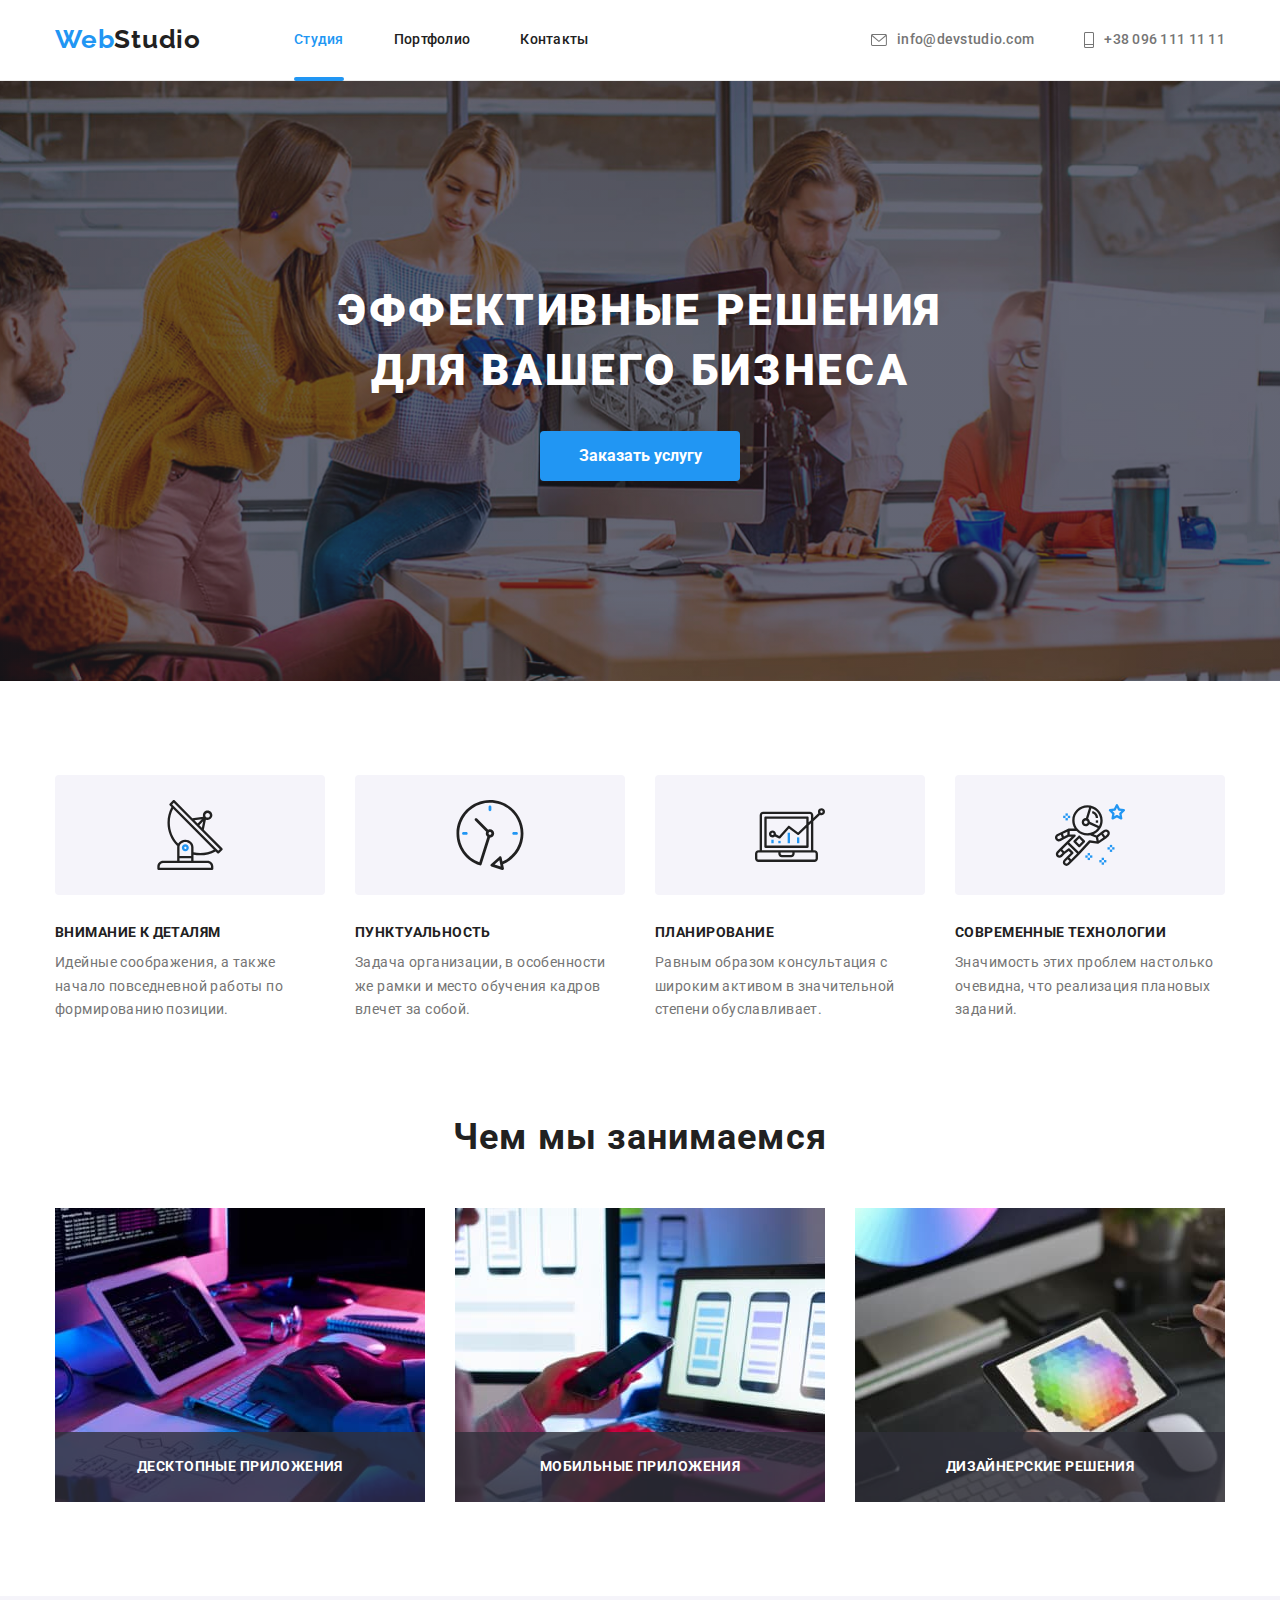
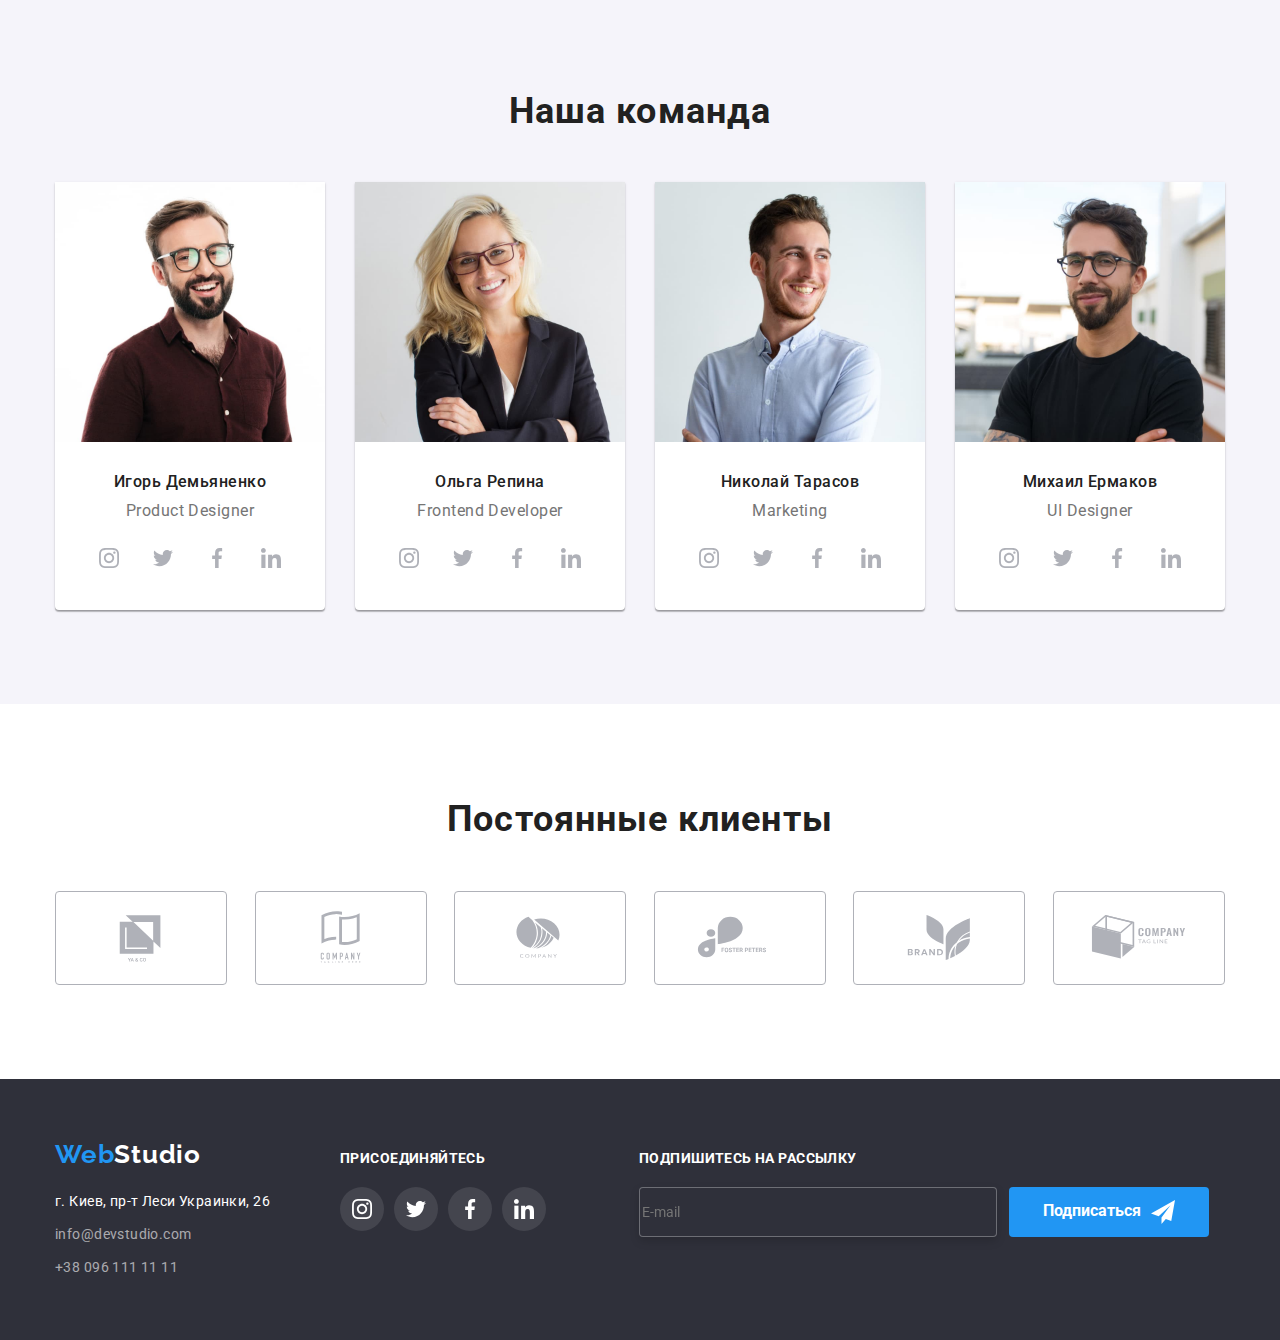
<file: index.html>
<!DOCTYPE html>
<html lang="ru">
  <head>
    <meta charset="UTF-8" />
    <meta http-equiv="X-UA-Compatible" content="IE=edge" />
    <meta name="viewport" content="width=device-width, initial-scale=1.0" />
    <title>Document</title>
    <link
      href="https://fonts.googleapis.com/css2?family=Raleway:wght@700&family=Roboto:wght@400;500;700;900&display=swap"
      rel="stylesheet"
    />
    <link
      rel="stylesheet"
      href="https://cdnjs.cloudflare.com/ajax/libs/modern-normalize/1.1.0/modern-normalize.min.css"
    />
    <link rel="stylesheet" href="./css/styles.css" />
  </head>
  <body>
    <!-- Шапка сайта -->
    <header class="header-border">
      <div class="header container">
        <nav class="header-nav">
          <a href="./index.html" class="logo"> <span>Web</span>Studio</a>
          <ul class="site-nav list">
            <li class="item">
              <div class="header-item"><a href="./index.html" class="link current">Студия</a></div>
            </li>
            <li class="item"><a href="./portfolio.html" class="link">Портфолио</a></li>
            <li class="item"><a href="" class="link">Контакты</a></li>
          </ul>
        </nav>
        <ul class="contacts-header list">
          <li class="item">
            <a href="mailto:info@devstudio.com" class="link">
              <svg class="contacts-header-icon" width="16px" height="12px">
                <use href="./images/svg/symbol-defs.svg#icon-envelope"></use>
              </svg>
              info@devstudio.com
            </a>
          </li>
          <li class="item">
            <a href="tel:+380961111111" class="link">
              <svg class="contacts-header-icon" width="10px" height="16px">
                <use href="./images/svg/symbol-defs.svg#icon-Vector"></use>
              </svg>
              +38 096 111 11 11</a
            >
          </li>
        </ul>
      </div>
    </header>
    <main>
      <!-- Герой -->
      <section class="section hero">
        <div class="container">
          <h1 class="hero-title">
            Эффективные решения <br />
            для вашего бизнеса
          </h1>
          <button data-modal-open type="button" class="hero-button">Заказать услугу</button>
        </div>
      </section>
      <!-- Особенности -->
      <section class="section">
        <div class="container">
          <h2 class="visually-hidden">Особенности</h2>
          <ul class="feature-list list">
            <li class="item">
              <div class="feature-icon">
                <svg class="icon" width="70px" height="70px">
                  <use href="./images/svg/symbol-defs.svg#icon-antenna-1"></use>
                </svg>
              </div>
              <h3 class="title">Внимание к деталям</h3>
              <p class="text">Идейные соображения, а также начало повседневной работы по формированию позиции.</p>
            </li>
            <li class="item">
              <div class="feature-icon">
                <svg class="icon" width="70px" height="70px">
                  <use href="./images/svg/symbol-defs.svg#icon-clock-1"></use>
                </svg>
              </div>
              <h3 class="title">Пунктуальность</h3>
              <p class="text">Задача организации, в особенности же рамки и место обучения кадров влечет за собой.</p>
            </li>
            <li class="item">
              <div class="feature-icon">
                <svg class="icon" width="70px" height="70px">
                  <use href="./images/svg/symbol-defs.svg#icon-diagram-1"></use>
                </svg>
              </div>
              <h3 class="title">Планирование</h3>
              <p class="text">Равным образом консультация с широким активом в значительной степени обуславливает.</p>
            </li>
            <li class="item">
              <div class="feature-icon">
                <svg class="icon" width="70px" height="70px">
                  <use href="./images/svg/symbol-defs.svg#icon-astronaut-1"></use>
                </svg>
              </div>
              <h3 class="title">Современные технологии</h3>
              <p class="text">Значимость этих проблем настолько очевидна, что реализация плановых заданий.</p>
            </li>
          </ul>
        </div>
      </section>
      <!-- Чем мы занимаемся -->
      <section class="section business">
        <div class="container">
          <h2 class="section-title">Чем мы занимаемся</h2>
          <ul class="business-list list">
            <li class="item">
              <img
                class="card-img"
                src="./images/section3/img1.jpg"
                alt="Лист с алгоритмом человек пишет код"
                width="370"
              />
              <div class="business-item"><h3 class="title">Десктопные приложения</h3></div>
            </li>
            <li class="item">
              <img
                class="card-img"
                src="./images/section3/img2.jpg"
                alt="Телефон в руке человек верстает"
                width="370"
              />
              <div class="business-item"><h3 class="title">Мобильные приложения</h3></div>
            </li>
            <li class="item">
              <img
                class="card-img"
                src="./images/section3/img3.jpg"
                alt="Планшет в руке дизайн подбор цвета"
                width="370"
              />
              <div class="business-item"><h3 class="title">Дизайнерские решения</h3></div>
            </li>
          </ul>
        </div>
      </section>
      <!-- Наша команда -->
      <section class="section command">
        <div class="container">
          <h2 class="section-title">Наша команда</h2>
          <ul class="command-list list">
            <li class="item">
              <img class="card-img" src="./images/section4/img1.jpg" alt="Фотография Игоря Демьяненко" width="270" />
              <h3 class="title">Игорь Демьяненко</h3>
              <p lang="en" class="text">Product Designer</p>
              <ul class="command-icon-list list">
                <li class="command-icon-item">
                  <a href="" class="command-icon">
                    <svg class="icon" width="20px" height="20px">
                      <use href="./images/svg/symbol-defs.svg#icon-instagram-2"></use>
                    </svg>
                  </a>
                </li>
                <li class="command-icon-item">
                  <a href="" class="command-icon">
                    <svg class="icon" width="20px" height="20px">
                      <use href="./images/svg/symbol-defs.svg#icon-twitter-1"></use>
                    </svg>
                  </a>
                </li>
                <li class="command-icon-item">
                  <a href="" class="command-icon">
                    <svg class="icon" width="20px" height="20px">
                      <use href="./images/svg/symbol-defs.svg#icon-facebook-1"></use>
                    </svg>
                  </a>
                </li>
                <li class="command-icon-item">
                  <a href="" class="command-icon">
                    <svg class="icon" width="20px" height="20px">
                      <use href="./images/svg/symbol-defs.svg#icon-linkedin-1"></use>
                    </svg>
                  </a>
                </li>
              </ul>
            </li>
            <li class="item">
              <img class="card-img" src="./images/section4/img2.jpg" alt="Фотография Ольги Репиной" width="270" />
              <h3 class="title">Ольга Репина</h3>
              <p lang="en" class="text">Frontend Developer</p>
              <ul class="command-icon-list list">
                <li class="command-icon-item">
                  <a href="" class="command-icon">
                    <svg class="icon" width="20px" height="20px">
                      <use href="./images/svg/symbol-defs.svg#icon-instagram-2"></use>
                    </svg>
                  </a>
                </li>
                <li class="command-icon-item">
                  <a href="" class="command-icon">
                    <svg class="icon" width="20px" height="20px">
                      <use href="./images/svg/symbol-defs.svg#icon-twitter-1"></use>
                    </svg>
                  </a>
                </li>
                <li class="command-icon-item">
                  <a href="" class="command-icon">
                    <svg class="icon" width="20px" height="20px">
                      <use href="./images/svg/symbol-defs.svg#icon-facebook-1"></use>
                    </svg>
                  </a>
                </li>
                <li class="command-icon-item">
                  <a href="" class="command-icon">
                    <svg class="icon" width="20px" height="20px">
                      <use href="./images/svg/symbol-defs.svg#icon-linkedin-1"></use>
                    </svg>
                  </a>
                </li>
              </ul>
            </li>
            <li class="item">
              <img class="card-img" src="./images/section4/img3.jpg" alt="Фотография Николая Тарасова" width="270" />
              <h3 class="title">Николай Тарасов</h3>
              <p lang="en" class="text">Marketing</p>
              <ul class="command-icon-list list">
                <li class="command-icon-item">
                  <a href="" class="command-icon">
                    <svg class="icon" width="20px" height="20px">
                      <use href="./images/svg/symbol-defs.svg#icon-instagram-2"></use>
                    </svg>
                  </a>
                </li>
                <li class="command-icon-item">
                  <a href="" class="command-icon">
                    <svg class="icon" width="20px" height="20px">
                      <use href="./images/svg/symbol-defs.svg#icon-twitter-1"></use>
                    </svg>
                  </a>
                </li>
                <li class="command-icon-item">
                  <a href="" class="command-icon">
                    <svg class="icon" width="20px" height="20px">
                      <use href="./images/svg/symbol-defs.svg#icon-facebook-1"></use>
                    </svg>
                  </a>
                </li>
                <li class="command-icon-item">
                  <a href="" class="command-icon">
                    <svg class="icon" width="20px" height="20px">
                      <use href="./images/svg/symbol-defs.svg#icon-linkedin-1"></use>
                    </svg>
                  </a>
                </li>
              </ul>
            </li>
            <li class="item">
              <img class="card-img" src="./images/section4/img4.jpg" alt="Фотография Михаила Ермакова" width="270" />
              <h3 class="title">Михаил Ермаков</h3>
              <p lang="en" class="text">UI Designer</p>
              <ul class="command-icon-list list">
                <li class="command-icon-item">
                  <a href="" class="command-icon">
                    <svg class="icon" width="20px" height="20px">
                      <use href="./images/svg/symbol-defs.svg#icon-instagram-2"></use>
                    </svg>
                  </a>
                </li>
                <li class="command-icon-item">
                  <a href="" class="command-icon">
                    <svg class="icon" width="20px" height="20px">
                      <use href="./images/svg/symbol-defs.svg#icon-twitter-1"></use>
                    </svg>
                  </a>
                </li>
                <li class="command-icon-item">
                  <a href="" class="command-icon">
                    <svg class="icon" width="20px" height="20px">
                      <use href="./images/svg/symbol-defs.svg#icon-facebook-1"></use>
                    </svg>
                  </a>
                </li>
                <li class="command-icon-item">
                  <a href="" class="command-icon">
                    <svg class="icon" width="20px" height="20px">
                      <use href="./images/svg/symbol-defs.svg#icon-linkedin-1"></use>
                    </svg>
                  </a>
                </li>
              </ul>
            </li>
          </ul>
        </div>
      </section>
      <!-- Постоянные клиенты -->
      <section class="section clients">
        <div class="container">
          <h2 class="section-title">Постоянные клиенты</h2>
          <ul class="clients-list list">
            <li>
              <a href="" class="item">
                <svg class="icon" width="106px" height="60px">
                  <use href="./images/svg/symbol-defs.svg#icon-Logo"></use>
                </svg>
              </a>
            </li>
            <li>
              <a href="" class="item">
                <svg class="icon" width="106px" height="60px">
                  <use href="./images/svg/symbol-defs.svg#icon-Logo-1"></use>
                </svg>
              </a>
            </li>
            <li>
              <a href="" class="item">
                <svg class="icon" width="106px" height="60px">
                  <use href="./images/svg/symbol-defs.svg#icon-Logo-2"></use>
                </svg>
              </a>
            </li>
            <li>
              <a href="" class="item">
                <svg class="icon" width="106px" height="60px">
                  <use href="./images/svg/symbol-defs.svg#icon-Logo-3"></use>
                </svg>
              </a>
            </li>
            <li>
              <a href="" class="item">
                <svg class="icon" width="106px" height="60px">
                  <use href="./images/svg/symbol-defs.svg#icon-Logo-4"></use>
                </svg>
              </a>
            </li>
            <li>
              <a href="" class="item">
                <svg class="icon" width="106px" height="60px">
                  <use href="./images/svg/symbol-defs.svg#icon-Logo-5"></use>
                </svg>
              </a>
            </li>
          </ul>
        </div>
      </section>
    </main>
    <!-- Футер -->
    <footer class="footer">
      <div class="container bloks">
        <div class="address">
          <a href="/index.html" class="logo"> <span>Web</span>Studio</a>
          <address>
            <ul class="list">
              <li class="address-text">
                <a href="https://goo.gl/maps/LQbmXpM3BCBhQMDx9" class="address-text" target="_blank"
                  >г. Киев, пр-т Леси Украинки, 26</a
                >
              </li>
              <li class="item"><a href="mailto:info@devstudio.com" class="address-link">info@devstudio.com</a></li>
              <li class="item"><a href="tel:+380961111111" class="address-link">+38 096 111 11 11</a></li>
            </ul>
          </address>
        </div>
        <div class="join">
          <h3 class="title">Присоединяйтесь</h3>
          <ul class="join-list list">
            <li class="item">
              <a href="" class="join-icon">
                <svg class="icon" width="20px" height="20px">
                  <use href="./images/svg/symbol-defs.svg#icon-instagram-2"></use>
                </svg>
              </a>
            </li>
            <li class="item">
              <a href="" class="join-icon">
                <svg class="icon" width="20px" height="20px">
                  <use href="./images/svg/symbol-defs.svg#icon-twitter-1"></use>
                </svg>
              </a>
            </li>
            <li class="item">
              <a href="" class="join-icon">
                <svg class="icon" width="20px" height="20px">
                  <use href="./images/svg/symbol-defs.svg#icon-facebook-1"></use>
                </svg>
              </a>
            </li>
            <li class="item">
              <a href="" class="join-icon">
                <svg class="icon" width="20px" height="20px">
                  <use href="./images/svg/symbol-defs.svg#icon-linkedin-1"></use>
                </svg>
              </a>
            </li>
          </ul>
        </div>
        <div class="subscribe">
          <h3 class="title">Подпишитесь на рассылку</h3>
          <form class="form-footer">
            <label class="field-footer">
              <input type="email" class="input-footer" name="email" placeholder="E-mail" />
            </label>
            <button type="submit" class="footer-button">
              Подписаться
              <svg class="icon" width="24px" height="24px">
                <use href="./images/svg/symbol-defs.svg#icon-icon-send"></use>
              </svg>
            </button>
          </form>
        </div>
      </div>
      <div class="backdrop is-hidden" data-modal>
        <div class="modal">
          <button data-modal-close class="modal-button" type="button">
            <svg class="icon" width="30px" height="30px">
              <use href="./images/svg/symbol-defs.svg#icon-close"></use>
            </svg>
          </button>
          <h3 class="form-title">Оставьте свои данные, мы вам перезвоним</h3>
          <form class="form-modal">
            <label class="form-field">
              <input type="text" class="form-input" name="name" />
              <span class="form-label">Имя</span>

              <svg class="icon" width="18px" height="18px">
                <use href="./images/svg/symbol-defs.svg#icon-person-black-18dp-1"></use>
              </svg>
            </label>

            <label class="form-field">
              <input type="tel" class="form-input" name="tel" />
              <span class="form-label">Телефон</span>
              <svg class="icon" width="18px" height="18px">
                <use href="./images/svg/symbol-defs.svg#icon-phone-black-18dp-1"></use>
              </svg>
            </label>

            <label class="form-field">
              <input type="email" class="form-input" name="email" />
              <span class="form-label">Почта</span>
              <svg class="icon" width="18px" height="18px">
                <use href="./images/svg/symbol-defs.svg#icon-email-black-18dp-1"></use>
              </svg>
            </label>

            <label class="form-field comments">
              <textarea class="form-input comments" name="comments" rows="5" placeholder="Введите текст"></textarea>
              <span class="form-label">Комментарий</span>
            </label>

            <label class="form-field checkbox">
              <input type="checkbox" class="form-checkbox" name="license" value="" />

              <svg class="icon-checked" width="16px" height="15px">
                <use href="./images/svg/symbol-defs.svg#icon-icon-check"></use>
              </svg>
              <span class="icon-unchecked"></span>
              <span class="form-label-checkbox"
                >Соглашаюсь с рассылкой и принимаю
                <a href="" class="checkbox-link" target="_blank">Условия договора</a></span
              >
            </label>
            <button type="submit" class="form-button">Отправить</button>
          </form>
        </div>
      </div>
    </footer>
    <script src="./js/modal.js"></script>
  </body>
</html>
</file>
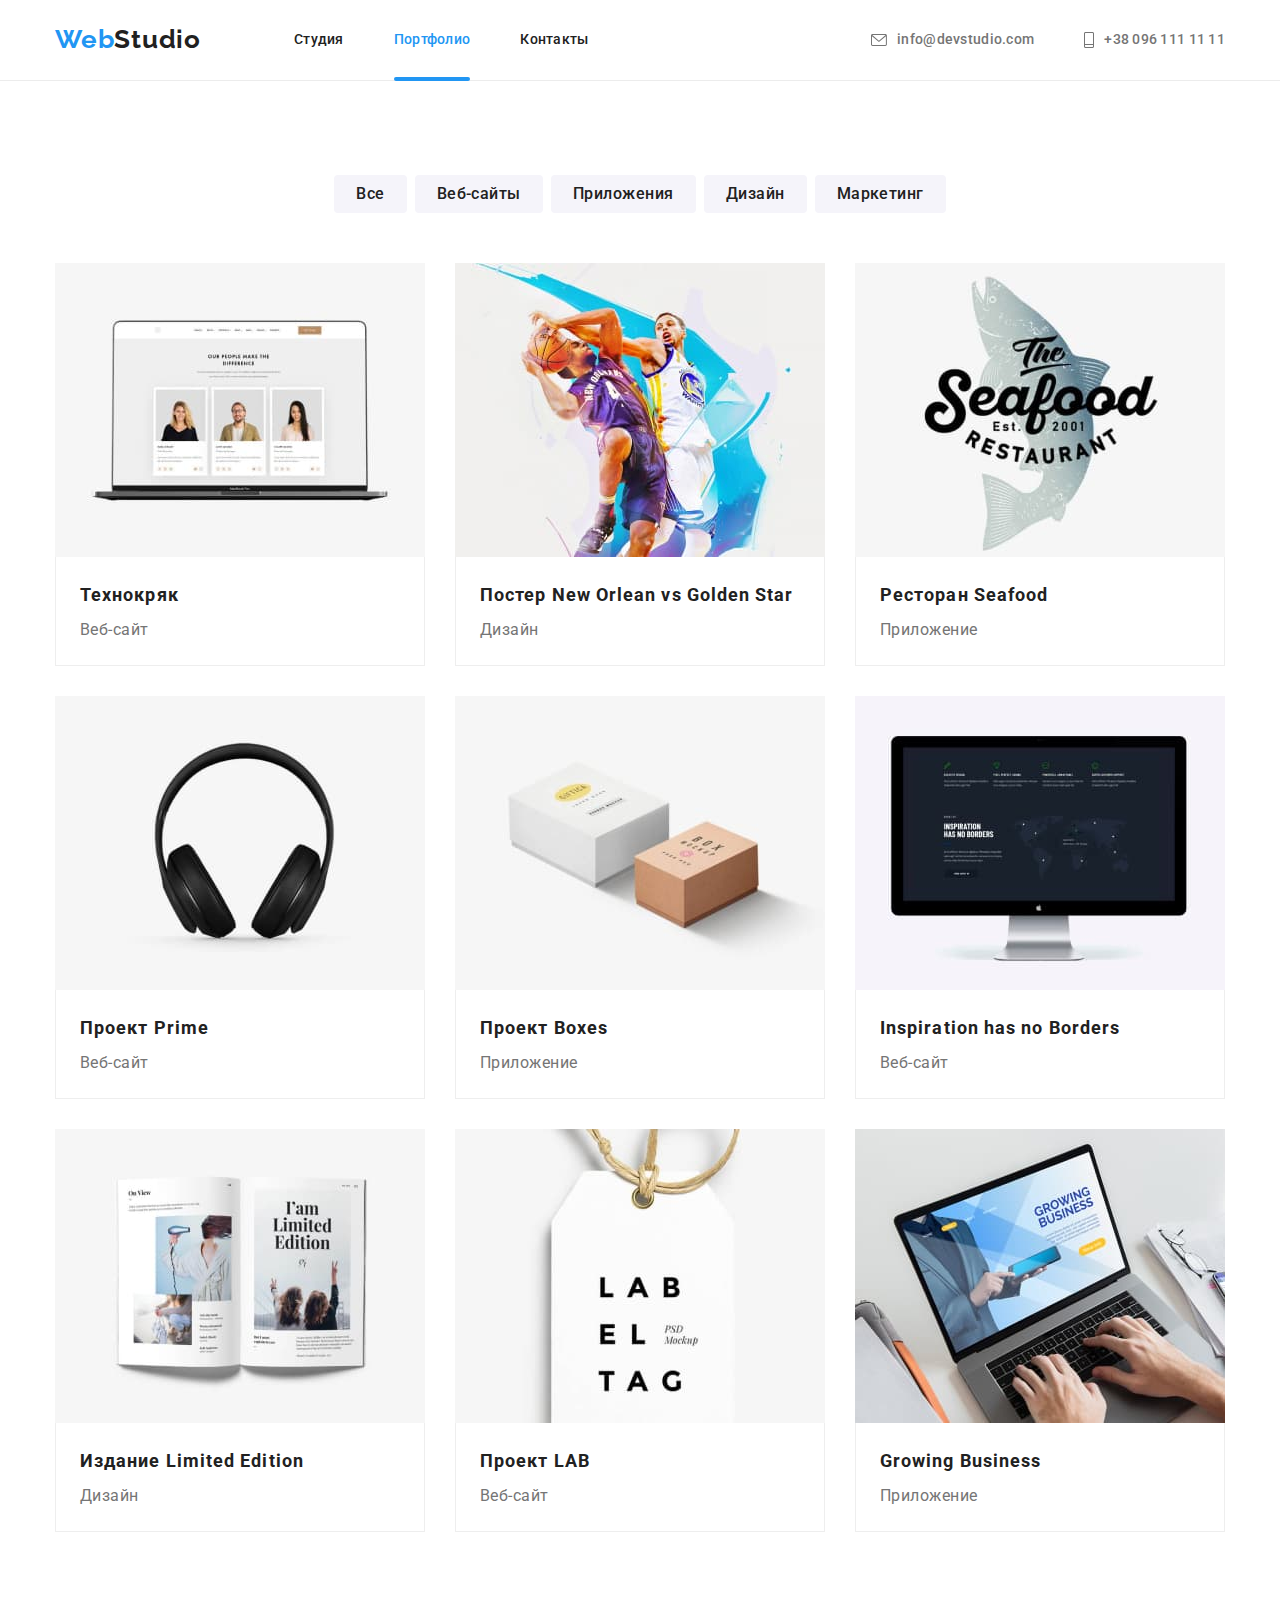
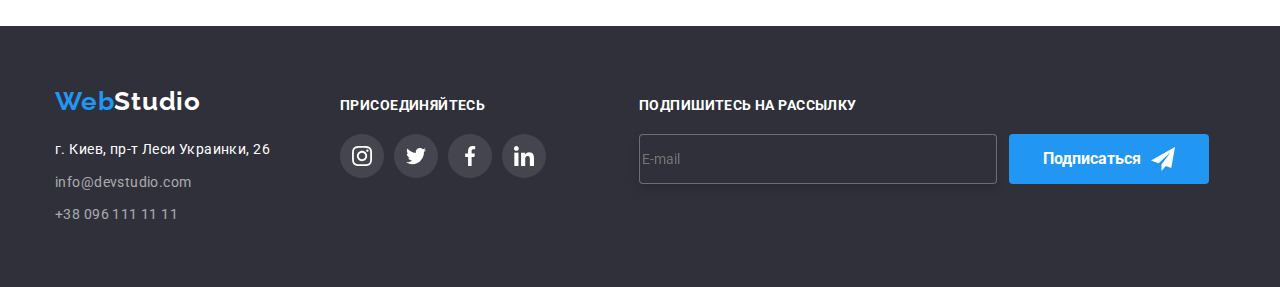
<file: portfolio.html>
<!DOCTYPE html>
<html lang="ru">
  <head>
    <meta charset="UTF-8" />
    <meta http-equiv="X-UA-Compatible" content="IE=edge" />
    <meta name="viewport" content="width=device-width, initial-scale=1.0" />
    <title>Document</title>
    <link
      href="https://fonts.googleapis.com/css2?family=Raleway:wght@700&family=Roboto:wght@400;500;700;900&display=swap"
      rel="stylesheet"
    />
    <link
      rel="stylesheet"
      href="https://cdnjs.cloudflare.com/ajax/libs/modern-normalize/1.1.0/modern-normalize.min.css"
    />
    <link rel="stylesheet" href="./css/styles.css" />
  </head>
  <body>
    <!-- Шапка сайта -->
    <header class="header-border">
      <div class="header container">
        <nav class="header-nav">
          <a href="./index.html" class="logo"> <span>Web</span>Studio</a>
          <ul class="site-nav list">
            <li class="item"><a href="./index.html" class="link">Студия</a></li>
            <li class="item">
              <div class="header-item"><a href="./portfolio.html" class="link current">Портфолио</a></div>
            </li>
            <li class="item"><a href="" class="link">Контакты</a></li>
          </ul>
        </nav>
        <ul class="contacts-header list">
          <li class="item">
            <a href="mailto:info@devstudio.com" class="link">
              <svg class="contacts-header-icon" width="16px" height="12px">
                <use href="./images/svg/symbol-defs.svg#icon-envelope"></use>
              </svg>
              info@devstudio.com
            </a>
          </li>
          <li class="item">
            <a href="tel:+380961111111" class="link">
              <svg class="contacts-header-icon" width="10px" height="16px">
                <use href="./images/svg/symbol-defs.svg#icon-Vector"></use>
              </svg>
              +38 096 111 11 11</a
            >
          </li>
        </ul>
      </div>
    </header>
    <!-- Портфолио -->
    <main>
      <section class="section">
        <div class="container">
          <h2 class="visually-hidden">Портфолио</h2>
          <ul class="filter list">
            <li class="item"><button type="button" class="filter-button">Все</button></li>
            <li class="item"><button type="button" class="filter-button">Веб-сайты</button></li>
            <li class="item"><button type="button" class="filter-button">Приложения</button></li>
            <li class="item"><button type="button" class="filter-button">Дизайн</button></li>
            <li class="item"><button type="button" class="filter-button">Маркетинг</button></li>
          </ul>
          <ul class="filter-list list">
            <li class="item">
              <a href="" class="filter-hover">
                <div class="desc">
                  <img
                    class="card-img"
                    src="./images/portfolio/img1.jpg"
                    alt="Экран ноутбука со страничкой сайта"
                    width="370"
                  />
                  <div class="filter-desc-overlay">
                    <p class="text">
                      Технокряк это современная площадка распространения коронавируса. Компании используют эту платформу
                      для цифрового шпионажа и атак на защищённые сервера конкурентов.
                    </p>
                  </div>
                </div>
                <div class="content">
                  <h3 class="title">Технокряк</h3>
                  <p class="text">Веб-сайт</p>
                </div>
              </a>
            </li>

            <li class="item">
              <a href="" class="filter-hover">
                <div class="desc">
                  <img
                    class="card-img"
                    src="./images/portfolio/img2.jpg"
                    alt="Баскетболисты с мячем в прыжке"
                    width="370"
                  />
                  <div class="filter-desc-overlay">
                    <p class="text">
                      Технокряк это современная площадка распространения коронавируса. Компании используют эту платформу
                      для цифрового шпионажа и атак на защищённые сервера конкурентов.
                    </p>
                  </div>
                </div>
                <div class="content">
                  <h3 class="title">Постер New Orlean vs Golden Star</h3>
                  <p class="text">Дизайн</p>
                </div>
              </a>
            </li>
            <li class="item">
              <a href="" class="filter-hover">
                <div class="desc">
                  <img
                    class="card-img"
                    src="./images/portfolio/img3.jpg"
                    alt="Логотип с изображением рыбы и названия ресторана"
                    width="370"
                  />
                  <div class="filter-desc-overlay">
                    <p class="text">
                      Технокряк это современная площадка распространения коронавируса. Компании используют эту платформу
                      для цифрового шпионажа и атак на защищённые сервера конкурентов.
                    </p>
                  </div>
                </div>
                <div class="content">
                  <h3 class="title">Ресторан Seafood</h3>
                  <p class="text">Приложение</p>
                </div>
              </a>
            </li>
            <li class="item">
              <a href="" class="filter-hover">
                <div class="desc">
                  <img class="card-img" src="./images/portfolio/img4.jpg" alt="Наушники" width="370" />
                  <div class="filter-desc-overlay">
                    <p class="text">
                      Технокряк это современная площадка распространения коронавируса. Компании используют эту платформу
                      для цифрового шпионажа и атак на защищённые сервера конкурентов.
                    </p>
                  </div>
                </div>
                <div class="content">
                  <h3 class="title">Проект Prime</h3>
                  <p class="text">Веб-сайт</p>
                </div>
              </a>
            </li>
            <li class="item">
              <a href="" class="filter-hover">
                <div class="desc">
                  <img
                    class="card-img"
                    src="./images/portfolio/img5.jpg"
                    alt="Две коробки одна белая другая коричневая"
                    width="370"
                  />
                  <div class="filter-desc-overlay">
                    <p class="text">
                      Технокряк это современная площадка распространения коронавируса. Компании используют эту платформу
                      для цифрового шпионажа и атак на защищённые сервера конкурентов.
                    </p>
                  </div>
                </div>
                <div class="content">
                  <h3 class="title">Проект Boxes</h3>
                  <p class="text">Приложение</p>
                </div>
              </a>
            </li>
            <li class="item">
              <a href="" class="filter-hover">
                <div class="desc">
                  <img
                    class="card-img"
                    src="./images/portfolio/img6.jpg"
                    alt="Экран компьютера с изображением карты мира"
                    width="370"
                  />
                  <div class="filter-desc-overlay">
                    <p class="text">
                      Технокряк это современная площадка распространения коронавируса. Компании используют эту платформу
                      для цифрового шпионажа и атак на защищённые сервера конкурентов.
                    </p>
                  </div>
                </div>
                <div class="content">
                  <h3 class="title">Inspiration has no Borders</h3>
                  <p class="text">Веб-сайт</p>
                </div>
              </a>
            </li>
            <li class="item">
              <a href="" class="filter-hover">
                <div class="desc">
                  <img class="card-img" src="./images/portfolio/img7.jpg" alt="Журнал в развороте" width="370" />
                  <div class="filter-desc-overlay">
                    <p class="text">
                      Технокряк это современная площадка распространения коронавируса. Компании используют эту платформу
                      для цифрового шпионажа и атак на защищённые сервера конкурентов.
                    </p>
                  </div>
                </div>
                <div class="content">
                  <h3 class="title">Издание Limited Edition</h3>
                  <p class="text">Дизайн</p>
                </div>
              </a>
            </li>
            <li class="item">
              <a href="" class="filter-hover">
                <div class="desc">
                  <img class="card-img" src="./images/portfolio/img8.jpg" alt="Этикетка с надписью" width="370" />
                  <div class="filter-desc-overlay">
                    <p class="text">
                      Технокряк это современная площадка распространения коронавируса. Компании используют эту платформу
                      для цифрового шпионажа и атак на защищённые сервера конкурентов.
                    </p>
                  </div>
                </div>
                <div class="content">
                  <h3 class="title">Проект LAB</h3>
                  <p class="text">Веб-сайт</p>
                </div>
              </a>
            </li>
            <li class="item">
              <a href="" class="filter-hover">
                <div class="desc">
                  <img
                    class="card-img"
                    src="./images/portfolio/img9.jpg"
                    alt="Ноутбук кто-то на нем работает"
                    width="370"
                  />
                  <div class="filter-desc-overlay">
                    <p class="text">
                      Технокряк это современная площадка распространения коронавируса. Компании используют эту платформу
                      для цифрового шпионажа и атак на защищённые сервера конкурентов.
                    </p>
                  </div>
                </div>
                <div class="content">
                  <h3 class="title">Growing Business</h3>
                  <p class="text">Приложение</p>
                </div>
              </a>
            </li>
          </ul>
        </div>
      </section>
    </main>
    <!-- Футер -->
    <footer class="footer">
      <div class="container bloks">
        <div class="address">
          <a href="/index.html" class="logo"> <span>Web</span>Studio</a>
          <address>
            <ul class="list">
              <li class="address-text">
                <a href="https://goo.gl/maps/LQbmXpM3BCBhQMDx9" class="address-text" target="_blank"
                  >г. Киев, пр-т Леси Украинки, 26</a
                >
              </li>
              <li class="item"><a href="mailto:info@devstudio.com" class="address-link">info@devstudio.com</a></li>
              <li class="item"><a href="tel:+380961111111" class="address-link">+38 096 111 11 11</a></li>
            </ul>
          </address>
        </div>
        <div class="join">
          <h3 class="title">Присоединяйтесь</h3>
          <ul class="join-list list">
            <li class="item">
              <a href="" class="join-icon">
                <svg class="icon" width="20px" height="20px">
                  <use href="./images/svg/symbol-defs.svg#icon-instagram-2"></use>
                </svg>
              </a>
            </li>
            <li class="item">
              <a href="" class="join-icon">
                <svg class="icon" width="20px" height="20px">
                  <use href="./images/svg/symbol-defs.svg#icon-twitter-1"></use>
                </svg>
              </a>
            </li>
            <li class="item">
              <a href="" class="join-icon">
                <svg class="icon" width="20px" height="20px">
                  <use href="./images/svg/symbol-defs.svg#icon-facebook-1"></use>
                </svg>
              </a>
            </li>
            <li class="item">
              <a href="" class="join-icon">
                <svg class="icon" width="20px" height="20px">
                  <use href="./images/svg/symbol-defs.svg#icon-linkedin-1"></use>
                </svg>
              </a>
            </li>
          </ul>
        </div>
        <div class="subscribe">
          <h3 class="title">Подпишитесь на рассылку</h3>
          <form class="form-footer">
            <label class="field-footer">
              <input type="email" class="input-footer" name="email" placeholder="E-mail" />
            </label>
            <button type="submit" class="footer-button">
              Подписаться
              <svg class="icon" width="24px" height="24px">
                <use href="./images/svg/symbol-defs.svg#icon-icon-send"></use>
              </svg>
            </button>
          </form>
        </div>
      </div>
    </footer>
  </body>
</html>
</file>
<file: css/styles.css>
:root {
  --title-text-color: #212121;
  --primari-text-color: #757575;
  --accent-color: #2196f3;
  --primary-white-color: #ffffff;
  --background-color: #e5e5e5;
  --background-body-color: #f5f4fa;
  --icons-color: #afb1b8;
  --icon-white-color: #ffffff;
}
body {
  color: var(--primari-text-color);
  font-family: roboto, sans-serif;
  font-size: 14px;
  line-height: 1.7;
}
h1,
h2,
h3,
h4,
h5,
h6,
p,
ul {
  margin: 0;
  padding: 0;
}
.list {
  list-style: none;
}
.list a {
  text-decoration: none;
}
/* цвет основного текста #212121
цвет вторичного текста #757575
цвет текста белый #FFFFFF
цвет текста акцент #2196F3

цвет хедера #FFFFFF

цвет фона #E5E5E5
вторичный цвет фона #F5F4FA

цвет фона героя #2F303A

цвет фона футера #2F303A
*/
.container {
  width: 1200px;
  margin-left: auto;
  margin-right: auto;
  padding-left: 15px;
  padding-right: 15px;
  /* outline: 2px solid tomato; */
}
.visually-hidden {
  position: absolute;
  width: 1px;
  height: 1px;
  margin: -1px;
  padding: 0;
  overflow: hidden;
  border: 0;
  clip: rect(0 0 0 0);
}
.logo {
  color: var(--title-text-color);
  text-decoration: none;
  font-family: raleway;
  font-weight: 700;
  font-size: 26px;
  line-height: 1.2;
  letter-spacing: 0.03em;
}
.logo > span {
  color: var(--accent-color);
}
/* ------------------site nav------------------ */
.header {
  display: flex;
  padding-top: 24px;
  padding-bottom: 25px;
  align-items: center;
}
.header-border {
  border-bottom: 1px solid #ececec;
}
.header-nav {
  display: flex;
}

.site-nav,
.contacts-header {
  display: flex;
  align-items: center;
  font-weight: 500;
  font-size: 14px;
  line-height: 1.2;
  letter-spacing: 0.02em;
}
.site-nav {
  margin-left: 93px;
}
.site-nav .item:not(:last-child) {
  margin-right: 50px;
}

.contacts-header {
  margin-left: auto;
}
.contacts-header .link {
  display: flex;
  align-items: center;
}
.contacts-header .item:last-child {
  margin-left: 50px;
}
.site-nav .link {
  color: var(--title-text-color);
  transition: color 250ms cubic-bezier(0.4, 0, 0.2, 1);
}
.contacts-header .link {
  color: var(--primari-text-color);
  transition: color 250ms cubic-bezier(0.4, 0, 0.2, 1);
}
.contacts-header-icon {
  fill: currentColor;
  margin-right: 10px;
}
.site-nav .link:hover,
.site-nav .link:focus,
.contacts-header .link:hover,
.contacts-header .link:focus,
.address-link:hover,
.address-link:focus {
  color: var(--accent-color);
  fill: var(--accent-color);
  outline: none;
}
.link.current {
  color: var(--accent-color);
}
.header-item {
  position: relative;
}
.header-item::after {
  content: "";
  position: absolute;
  top: 46px;
  left: 0;
  width: 100%;
  height: 4px;
  border-radius: 2px;
  background-color: var(--accent-color);
  animation-name: changes;
  animation-duration: 500ms;
  animation-timing-function: linear;
  animation-fill-mode: backwards;
}
@keyframes changes {
  0% {
    opacity: 0;
  }
  100% {
    opacity: 1;
  }
}
/* -------------------Герой------------------- */
.section.hero {
  padding-top: 200px;
  padding-bottom: 200px;
  max-width: 1600px;
  margin-left: auto;
  margin-right: auto;
  background-image: linear-gradient(to right, rgba(47, 48, 58, 0.4), rgba(47, 48, 58, 0.4)),
    url(../images/hero/img1.jpg);
  background-repeat: no-repeat;
  background-position: center;
  background-size: cover;
}
.hero-title {
  color: var(--primary-white-color);
  font-weight: 900;
  font-size: 44px;
  line-height: 1.36;
  text-align: center;
  letter-spacing: 0.06em;
  text-transform: uppercase;
  margin-bottom: 30px;
}
.hero-button,
.form-button,
.footer-button {
  display: block;
  width: 200px;
  height: 50px;
  border: 10px transparent;
  border-radius: 4px;
  padding: 0;
  margin: auto;
  cursor: pointer;
  color: var(--primary-white-color);
  background-color: var(--accent-color);
  font-family: Roboto;
  font-weight: bold;
  font-size: 16px;
  line-height: 1.88;
}

/* ------------------Section----------------- */
.section {
  padding-top: 94px;
  padding-bottom: 94px;
  /* outline: 2px solid teal; */
  background-color: #ffffff;
}
.section.business {
  padding-top: 0px;
}
.section-title {
  color: var(--title-text-color);
  font-weight: bold;
  font-size: 36px;
  line-height: 1.17;
  text-align: center;
  letter-spacing: 0.03em;
  margin-bottom: 50px;
}
.feature-list {
  display: flex;
}
.feature-list .title,
.business-list .title {
  font-weight: bold;
  font-size: 14px;
  line-height: 1.14;
  letter-spacing: 0.03em;
  text-transform: uppercase;
}
.feature-list .title {
  margin-bottom: 10px;
  color: var(--title-text-color);
}
.feature-list .item {
  display: block;
  width: 270px;
}
.feature-list .item:not(:last-child) {
  margin-right: 30px;
}
.feature-list .text {
  letter-spacing: 0.03em;
}
.feature-icon {
  padding: 25px 100px;
  border-radius: 4px;
  background-color: var(--background-body-color);
  margin-bottom: 30px;
}
.feature-icon .icon {
  display: block;
}
.business-list {
  display: flex;
}
.card-img {
  display: block;
}
.business-list .item {
  position: relative;
}
.business-list .item:not(:last-child) {
  margin-right: 30px;
}
.business-list .title {
  color: var(--primary-white-color);
}
.business-item {
  position: absolute;
  width: 100%;
  bottom: 0;
  padding-top: 27px;
  padding-bottom: 27px;
  text-align: center;
  background-color: rgba(47, 48, 58, 0.8);
}
.command-list {
  display: flex;
}
.command-list .item:not(:last-child) {
  margin-right: 30px;
}
.command-list .item {
  padding-bottom: 30px;
  border-radius: 0px 0px 4px 4px;
  background-color: var(--primary-white-color);
  box-shadow: 0px 1px 3px rgba(0, 0, 0, 0.12), 0px 1px 1px rgba(0, 0, 0, 0.14), 0px 2px 1px rgba(0, 0, 0, 0.2);
}

.command-list .title {
  color: var(--title-text-color);
  font-weight: 500;
  font-size: 16px;
  line-height: 1.19;
  letter-spacing: 0.03em;
  margin: 30px auto 10px;
  display: block;
  text-align: center;
}
.command-list .text {
  font-size: 16px;
  line-height: 1.19;
  text-align: center;
  letter-spacing: 0.03em;
  margin-bottom: 16px;
}
.command-icon-list {
  display: flex;
  justify-content: center;
}
.command-icon {
  width: 44px;
  height: 44px;
  border-radius: 50%;
  background-color: transparent;
  padding: 12px;
  display: block;
  color: var(--icons-color);
  transition: background-color 250ms cubic-bezier(0.4, 0, 0.2, 1), color 250ms cubic-bezier(0.4, 0, 0.2, 1);
}

.command-icon-item:not(:last-child) {
  margin-right: 10px;
}
.command-icon > .icon {
  fill: currentColor;
}
.command-icon:hover,
.command-icon:focus {
  color: var(--icon-white-color);
  background-color: var(--accent-color);
  outline: none;
}
.section.command {
  background-color: var(--background-body-color);
}
.clients-list {
  display: flex;
  justify-content: space-between;
}
.clients-list .item {
  padding: 16px 32px;
  border: 1px solid var(--icons-color);
  border-radius: 4px;
  color: var(--icons-color);
  display: block;
  transition: color 250ms cubic-bezier(0.4, 0, 0.2, 1), border 250ms cubic-bezier(0.4, 0, 0.2, 1);
}
.clients-list .icon {
  fill: currentColor;
  display: block;
}
.clients-list .item:hover,
.clients-list .item:focus {
  color: var(--accent-color);
  border: 1px solid var(--accent-color);
  outline: none;
}
.filter {
  display: flex;
  justify-content: center;
}
.filter-list {
  display: flex;
  flex-wrap: wrap;
  margin-top: 50px;
}
.filter-button {
  cursor: pointer;
  color: var(--title-text-color);
  background-color: #f5f4fa;
  font-family: Roboto;
  font-weight: 500;
  font-size: 16px;
  line-height: 1.62;
  text-align: center;
  letter-spacing: 0.03em;
  border-radius: 4px;
  border: 0;
  padding: 6px 22px;

  transition: background-color 250ms cubic-bezier(0.4, 0, 0.2, 1), color 250ms cubic-bezier(0.4, 0, 0.2, 1),
    box-shadow 250ms cubic-bezier(0.4, 0, 0.2, 1);
}
.filter .item:not(:last-child) {
  margin-right: 8px;
}
/* .filter-list .item:not(:nth-last-child(-n + 3)) {
  margin-bottom: 30px;
}
.filter-list .item:not(:nth-child(3n + 3)) {
  margin-right: 30px;
} */
.filter-list {
  display: flex;
  flex-wrap: wrap;
  gap: 30px 30px;
}
.filter-button:hover,
.filter-button:focus {
  color: var(--primary-white-color);
  background-color: var(--accent-color);
  box-shadow: 0px 3px 1px rgba(0, 0, 0, 0.1), 0px 1px 2px rgba(0, 0, 0, 0.08), 0px 2px 2px rgba(0, 0, 0, 0.12);
  outline: none;
}
.filter-list .title {
  color: var(--title-text-color);
  font-weight: bold;
  font-size: 18px;
  line-height: 2;
  letter-spacing: 0.06em;
}
.filter-list .content {
  border: 1px solid#eeeeee;
  border-top: 0px;
  padding: 20px 24px;
}
.filter-list .text {
  margin-top: 2px;
  font-weight: normal;
  font-size: 16px;
  line-height: 1.87;
  letter-spacing: 0.03em;
  color: var(--primari-text-color);
}
.filter-hover {
  display: block;
  transition: box-shadow 250ms cubic-bezier(0.4, 0, 0.2, 1);
}
.filter-list .desc {
  position: relative;
  overflow: hidden;
}
.filter-desc-overlay {
  position: absolute;
  top: 0;
  left: 0;
  width: 100%;
  height: 100%;
  padding: 63px 24px;
  background-color: rgba(33, 150, 243, 0.9);

  transform: translateY(100%);
  transition: transform 250ms cubic-bezier(0.4, 0, 0.2, 1);
}
.filter-desc-overlay .text {
  font-size: 18px;
  line-height: 1.56;
  letter-spacing: 0.03em;
  color: var(--primary-white-color);
}
.filter-hover:focus,
.filter-hover:hover {
  box-shadow: 0px 1px 1px rgba(0, 0, 0, 0.12), 0px 4px 4px rgba(0, 0, 0, 0.06), 1px 4px 6px rgba(0, 0, 0, 0.16);
  outline: none;
}
.filter-hover:hover .filter-desc-overlay,
.filter-hover:focus .filter-desc-overlay {
  transform: translateY(0);
}
/* ---------------footer---------------- */
.footer {
  background-color: #2f303a;
  padding-top: 60px;
  padding-bottom: 60px;
}
.container.bloks {
  display: flex;
}

.address-link {
  color: rgba(255, 255, 255, 0.6);
  font-weight: normal;
  font-style: normal;
  font-size: 14px;
  line-height: 1.71;
  letter-spacing: 0.03em;
  transition: color 250ms cubic-bezier(0.4, 0, 0.2, 1);
}
.address-text {
  color: var(--primary-white-color);
  font-style: normal;
  font-weight: normal;
  font-size: 14px;
  line-height: 1.71;
  letter-spacing: 0.03em;
  margin-top: 20px;
}
.address .item {
  margin-top: 9px;
}
.footer .logo {
  color: var(--primary-white-color);
}
.join {
  margin-left: 70px;
  margin-top: 12px;
}
.join .title,
.subscribe .title {
  font-size: 14px;
  line-height: 1.14;
  letter-spacing: 0.03em;
  text-transform: uppercase;
  color: var(--primary-white-color);
}
.join-list {
  display: flex;
  margin-top: 20px;
}
.join-icon {
  width: 44px;
  height: 44px;
  border-radius: 50%;
  padding: 12px;
  color: var(--icon-white-color);
  display: block;

  background-color: rgba(255, 255, 255, 0.1);
  transition: background-color 250ms cubic-bezier(0.4, 0, 0.2, 1);
}
.join-list .item:not(:last-child) {
  margin-right: 10px;
}
.join-icon .icon {
  fill: currentColor;
}
.join-icon:hover,
.join-icon:focus {
  background-color: var(--accent-color);
  outline: none;
}
.subscribe {
  margin-left: 93px;
  margin-top: 12px;
}
.subscribe .title {
  margin-bottom: 20px;
}
.form-footer {
  display: flex;
  align-items: center;
}
.input-footer {
  width: 358px;
  height: 50px;
  border: 1px solid rgba(255, 255, 255, 0.3);
  filter: drop-shadow(0px 4px 4px rgba(0, 0, 0, 0.15));
  border-radius: 4px;
  background-color: #2f303a;
  cursor: pointer;
  transition: border-color 250ms cubic-bezier(0.4, 0, 0.2, 1);
}
.field-footer:focus-within > .input-footer {
  border-color: var(--accent-color);
  outline: none;
}
.footer-button {
  display: flex;
  justify-content: center;
  align-items: center;
  margin-left: 12px;
}
.footer-button .icon {
  margin-left: 10px;
}

/*------------ Modal-----------  */
.backdrop {
  position: fixed;
  top: 0;
  left: 0;
  width: 100vw;
  height: 100vh;
  background-color: rgba(0, 0, 0, 0.2);
  opacity: 1;
  transition: opacity 250ms cubic-bezier(0.4, 0, 0.2, 1);
}
.backdrop.is-hidden {
  opacity: 0;
  pointer-events: none;
  visibility: hidden;
}
.modal {
  position: absolute;
  top: 50%;
  left: 50%;
  padding: 40px;

  min-width: 528px;
  min-height: 581px;
  background-color: #ffffff;
  box-shadow: 0px 1px 3px rgba(0, 0, 0, 0.12), 0px 1px 1px rgba(0, 0, 0, 0.14), 0px 2px 1px rgba(0, 0, 0, 0.2);
  border-radius: 4px;
  transform: translate(-50%, -50%);
}
.modal-button {
  padding: 0;
  margin: 0;
  position: absolute;
  top: 8px;
  right: 8px;
  fill: var(--icons-color);
  border: none;
  background-color: transparent;
  cursor: pointer;
}
.modal-button .icon {
  display: block;
  fill: #000;
  transition: fill 250ms cubic-bezier(0.4, 0, 0.2, 1);
}
.modal-button .icon:hover {
  fill: var(--accent-color);
}
/* ------------------Form---------------- */
.form-title {
  margin-bottom: 30px;
  font-weight: bold;
  font-size: 20px;
  line-height: 1.15;
  text-align: center;
  letter-spacing: 0.03em;
  color: var(--title-text-color);
}
.form-field {
  position: relative;
  display: flex;
  margin-bottom: 28px;
}
.form-input {
  width: 448px;
  height: 40px;
  padding-left: 42px;
  border: 1px solid rgba(33, 33, 33, 0.2);
  border-radius: 4px;
  cursor: pointer;
  transition: border-color 250ms cubic-bezier(0.4, 0, 0.2, 1);
}
.form-label {
  position: absolute;
  top: -18px;
  left: 0;
  font-size: 12px;
  line-height: 1.17;
  letter-spacing: 0.01em;
  cursor: pointer;
}
.form-field .icon {
  position: absolute;
  left: 12px;
  top: 50%;
  transform: translateY(-50%);
  cursor: pointer;
  transition: fill 250ms cubic-bezier(0.4, 0, 0.2, 1);
}

.form-input.comments {
  height: 120px;
  padding: 12px 16px;
  resize: none;
}
.form-field.comments {
  margin-bottom: 20px;
}
.form-field:focus-within > .icon {
  fill: var(--accent-color);
}
.form-field:focus-within > .form-input {
  border-color: var(--accent-color);
  outline: none;
}
.form-button {
  box-shadow: 0px 4px 4px rgba(0, 0, 0, 0.15);
}
.form-label-checkbox,
.checkbox-link {
  padding-left: 24px;
  font-size: 14px;
  line-height: 1.71;
  letter-spacing: 0.03em;
}
.checkbox-link {
  display: inline;
  text-decoration-line: underline;
  color: var(--accent-color);
  margin: 0;
  padding: 0;
}
.icon-unchecked {
  position: absolute;
  top: 50%;

  transform: translateY(-50%);
  width: 16px;
  height: 15px;
  margin-right: 5px;
  border: 2px solid #2a2a2a;
  border-radius: 2px;
  background: #ffffff;
  transition: background-color 250ms cubic-bezier(0.4, 0, 0.2, 1), border 250ms cubic-bezier(0.4, 0, 0.2, 1);
}
.icon-checked {
  position: absolute;
  top: 50%;

  transform: translateY(-50%);
}
.form-checkbox:checked ~ .icon-unchecked {
  background: transparent;
  border: transparent;
}
.form-field.checkbox {
  padding-left: 12px;
  margin-bottom: 30px;
}
.form-checkbox {
  position: absolute;
  width: 1px;
  height: 1px;
  margin: -1px;
  border: 0;
  padding: 0;
  clip: rect(0 0 0 0);
  overflow: hidden;
}
</file>
